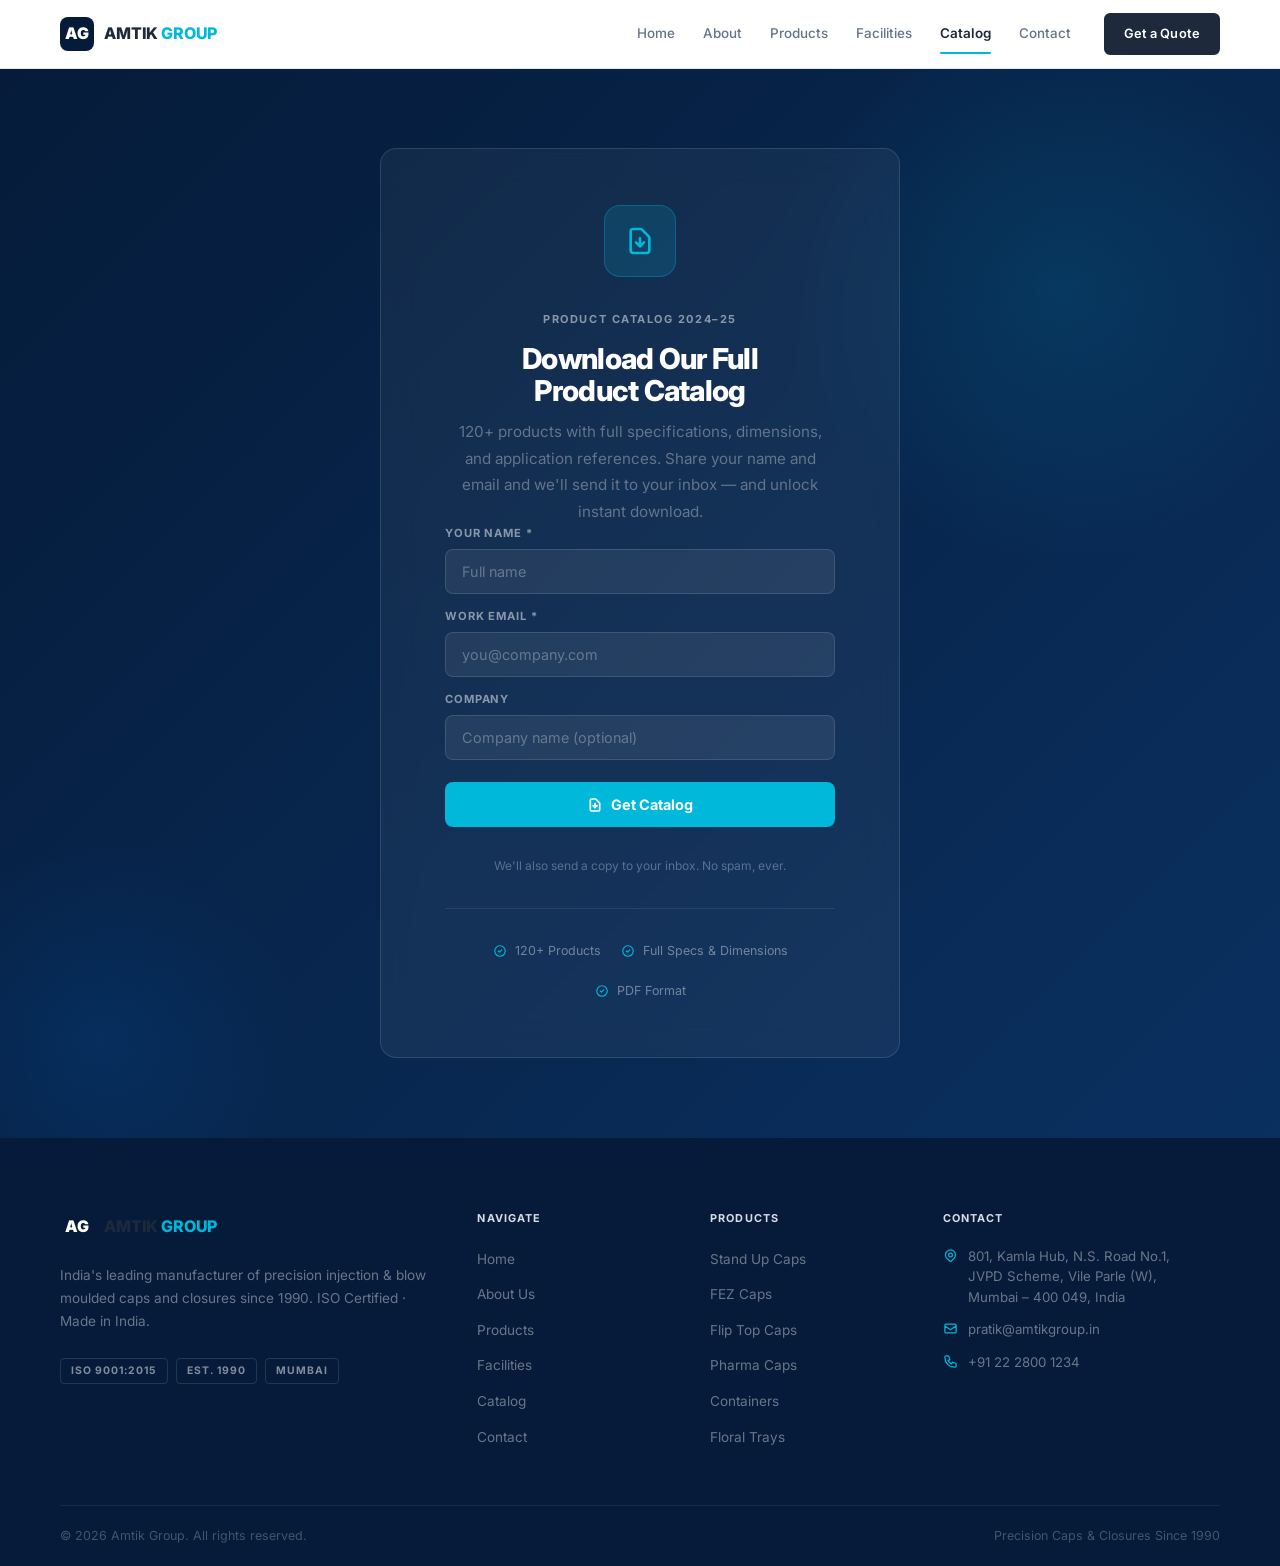
<file: catalog.html>
<!DOCTYPE html>
<html lang="en">
<head>
  <meta charset="UTF-8">
  <meta name="viewport" content="width=device-width, initial-scale=1.0">
  <title>Product Catalog — Amtik Group</title>
  <meta name="description" content="Download the Amtik Group product catalog — complete specifications for our range of plastic caps and closures.">
  <link rel="stylesheet" href="style.css">
  <style>
    .catalog-gate {
      min-height: 100vh; display: flex; align-items: center; justify-content: center;
      background: linear-gradient(135deg, var(--navy) 0%, #0A3060 100%);
      padding: 80px 24px; margin-top: 68px;
      position: relative; overflow: hidden;
    }
    .catalog-gate::before {
      content: ''; position: absolute; right: -80px; top: -80px;
      width: 600px; height: 600px; border-radius: 50%;
      background: radial-gradient(circle, rgba(0,184,217,.12), transparent 65%);
    }
    .catalog-gate::after {
      content: ''; position: absolute; left: -100px; bottom: -100px;
      width: 400px; height: 400px; border-radius: 50%;
      background: radial-gradient(circle, rgba(0,82,165,.2), transparent 70%);
    }
    .catalog-card {
      background: rgba(255,255,255,.05); border: 1px solid rgba(255,255,255,.12);
      border-radius: 16px; padding: 56px 64px; max-width: 520px; width: 100%;
      backdrop-filter: blur(16px); position: relative; z-index: 1;
      text-align: center;
    }
    .catalog-icon {
      width: 72px; height: 72px; border-radius: 16px; background: rgba(0,184,217,.15);
      border: 1px solid rgba(0,184,217,.3); display: flex; align-items: center; justify-content: center;
      margin: 0 auto 28px;
    }
    .catalog-icon svg { width: 32px; height: 32px; color: var(--cyan); }
    .catalog-card h2 { color: #fff; margin-bottom: 12px; font-size: 1.8rem; }
    .catalog-card > p { color: rgba(255,255,255,.55); font-size: .9rem; margin-bottom: 36px; line-height: 1.7; }
    .catalog-form { display: flex; flex-direction: column; gap: 14px; text-align: left; }
    .catalog-form label { font-size: .7rem; font-weight: 700; letter-spacing: .08em; text-transform: uppercase; color: rgba(255,255,255,.5); display: block; margin-bottom: 6px; }
    .catalog-form input {
      width: 100%; padding: 13px 16px;
      background: rgba(255,255,255,.07); border: 1.5px solid rgba(255,255,255,.12); border-radius: 8px;
      font-family: inherit; font-size: .9rem; color: #fff; outline: none;
      transition: border-color .2s, background .2s;
    }
    .catalog-form input::placeholder { color: rgba(255,255,255,.3); }
    .catalog-form input:focus { border-color: var(--cyan); background: rgba(255,255,255,.1); }
    .catalog-submit {
      width: 100%; padding: 14px; border: none; border-radius: 8px;
      background: var(--cyan); color: #fff; font-family: inherit;
      font-size: .9rem; font-weight: 700; cursor: pointer;
      transition: background .2s, transform .15s;
      display: flex; align-items: center; justify-content: center; gap: 8px;
      margin-top: 8px;
    }
    .catalog-submit:hover { background: #00a4c2; transform: translateY(-1px); }
    .catalog-submit svg { width: 16px; height: 16px; }
    .catalog-note { font-size: .75rem; color: rgba(255,255,255,.3); text-align: center; margin-top: 14px; }
    .catalog-success {
      display: none; flex-direction: column; align-items: center; text-align: center; gap: 20px;
    }
    .catalog-success-icon {
      width: 72px; height: 72px; border-radius: 50%; background: rgba(52,199,89,.15);
      border: 2px solid rgba(52,199,89,.4); display: flex; align-items: center; justify-content: center;
    }
    .catalog-success-icon svg { width: 32px; height: 32px; color: #34C759; }
    .catalog-success h3 { color: #fff; font-size: 1.5rem; }
    .catalog-success p { color: rgba(255,255,255,.55); font-size: .88rem; line-height: 1.65; }
    .catalog-dl-btn {
      display: inline-flex; align-items: center; gap: 10px;
      background: var(--cyan); color: #fff; padding: 14px 28px; border-radius: 8px;
      font-weight: 700; font-size: .9rem; transition: background .2s;
    }
    .catalog-dl-btn:hover { background: #00a4c2; }
    .catalog-dl-btn svg { width: 16px; height: 16px; }
    .catalog-features {
      display: flex; gap: 20px; justify-content: center; flex-wrap: wrap;
      margin-top: 32px; padding-top: 32px; border-top: 1px solid rgba(255,255,255,.08);
    }
    .cf { display: flex; align-items: center; gap: 8px; font-size: .78rem; color: rgba(255,255,255,.4); }
    .cf svg { width: 14px; height: 14px; color: var(--cyan); }
  </style>
</head>
<body>

  <div id="nav-mount"></div>

  <div class="catalog-gate">
    <div class="catalog-card">

      <!-- Gate form -->
      <div id="catalogGate">
        <div class="catalog-icon">
          <svg xmlns="http://www.w3.org/2000/svg" fill="none" viewBox="0 0 24 24" stroke="currentColor" stroke-width="2"><path stroke-linecap="round" stroke-linejoin="round" d="M12 10v6m0 0l-3-3m3 3l3-3m2 8H7a2 2 0 01-2-2V5a2 2 0 012-2h5.586a1 1 0 01.707.293l5.414 5.414a1 1 0 01.293.707V19a2 2 0 01-2 2z"/></svg>
        </div>
        <span class="eyebrow" style="color:rgba(255,255,255,.5);">Product Catalog 2024–25</span>
        <h2>Download Our Full<br>Product Catalog</h2>
        <p>120+ products with full specifications, dimensions, and application references. Share your name and email and we'll send it to your inbox — and unlock instant download.</p>

        <form class="catalog-form" id="catalogForm" action="https://formsubmit.co/pratik@amtikgroup.in" method="POST">
          <input type="hidden" name="_subject" value="Catalog Download Request — Amtik Group Website">
          <input type="hidden" name="_next" value="catalog.html?downloaded=true">
          <input type="hidden" name="_captcha" value="false">
          <input type="text" name="_honey" style="display:none">

          <div>
            <label for="cat_name">Your Name *</label>
            <input type="text" id="cat_name" name="name" placeholder="Full name" required>
          </div>
          <div>
            <label for="cat_email">Work Email *</label>
            <input type="email" id="cat_email" name="email" placeholder="you@company.com" required>
          </div>
          <div>
            <label for="cat_company">Company</label>
            <input type="text" id="cat_company" name="company" placeholder="Company name (optional)">
          </div>
          <input type="hidden" name="request_type" value="Catalog Download">

          <button type="submit" class="catalog-submit">
            <svg xmlns="http://www.w3.org/2000/svg" fill="none" viewBox="0 0 24 24" stroke="currentColor" stroke-width="2.5"><path stroke-linecap="round" stroke-linejoin="round" d="M12 10v6m0 0l-3-3m3 3l3-3m2 8H7a2 2 0 01-2-2V5a2 2 0 012-2h5.586a1 1 0 01.707.293l5.414 5.414a1 1 0 01.293.707V19a2 2 0 01-2 2z"/></svg>
            Get Catalog
          </button>
          <p class="catalog-note">We'll also send a copy to your inbox. No spam, ever.</p>
        </form>

        <div class="catalog-features">
          <div class="cf">
            <svg xmlns="http://www.w3.org/2000/svg" fill="none" viewBox="0 0 24 24" stroke="currentColor" stroke-width="2"><path stroke-linecap="round" stroke-linejoin="round" d="M9 12l2 2 4-4m6 2a9 9 0 11-18 0 9 9 0 0118 0z"/></svg>
            120+ Products
          </div>
          <div class="cf">
            <svg xmlns="http://www.w3.org/2000/svg" fill="none" viewBox="0 0 24 24" stroke="currentColor" stroke-width="2"><path stroke-linecap="round" stroke-linejoin="round" d="M9 12l2 2 4-4m6 2a9 9 0 11-18 0 9 9 0 0118 0z"/></svg>
            Full Specs &amp; Dimensions
          </div>
          <div class="cf">
            <svg xmlns="http://www.w3.org/2000/svg" fill="none" viewBox="0 0 24 24" stroke="currentColor" stroke-width="2"><path stroke-linecap="round" stroke-linejoin="round" d="M9 12l2 2 4-4m6 2a9 9 0 11-18 0 9 9 0 0118 0z"/></svg>
            PDF Format
          </div>
        </div>
      </div>

      <!-- Success state (shown after URL param) -->
      <div class="catalog-success" id="catalogSuccess">
        <div class="catalog-success-icon">
          <svg xmlns="http://www.w3.org/2000/svg" fill="none" viewBox="0 0 24 24" stroke="currentColor" stroke-width="2.5"><path stroke-linecap="round" stroke-linejoin="round" d="M9 12l2 2 4-4m6 2a9 9 0 11-18 0 9 9 0 0118 0z"/></svg>
        </div>
        <div>
          <span class="eyebrow" style="color:rgba(255,255,255,.5);">Request Received</span>
          <h3>We're sending it to your inbox!</h3>
          <p>Check your email shortly for the Amtik Group Product Catalog 2024–25. In the meantime, explore our product range or get in touch with our sales team.</p>
        </div>
        <div style="display:flex;flex-direction:column;gap:12px;width:100%;">
          <a href="products.html" class="catalog-dl-btn">
            <svg xmlns="http://www.w3.org/2000/svg" fill="none" viewBox="0 0 24 24" stroke="currentColor" stroke-width="2.5"><path stroke-linecap="round" stroke-linejoin="round" d="M4 6h16M4 10h16M4 14h16M4 18h16"/></svg>
            Browse All Products
          </a>
          <a href="contact.html" class="btn btn-outline" style="justify-content:center;">Contact Sales Team</a>
        </div>
      </div>

    </div>
  </div>

  <div id="footer-mount"></div>
  <script src="components.js"></script>
  <script src="main.js"></script>
  <script>
    (function () {
      const p = new URLSearchParams(location.search);
      if (p.get('downloaded') === 'true') {
        document.getElementById('catalogGate').style.display = 'none';
        const s = document.getElementById('catalogSuccess');
        s.style.display = 'flex';
        setTimeout(() => s.style.opacity = '1', 50);
      }
    })();
  </script>
</body>
</html>
</file>
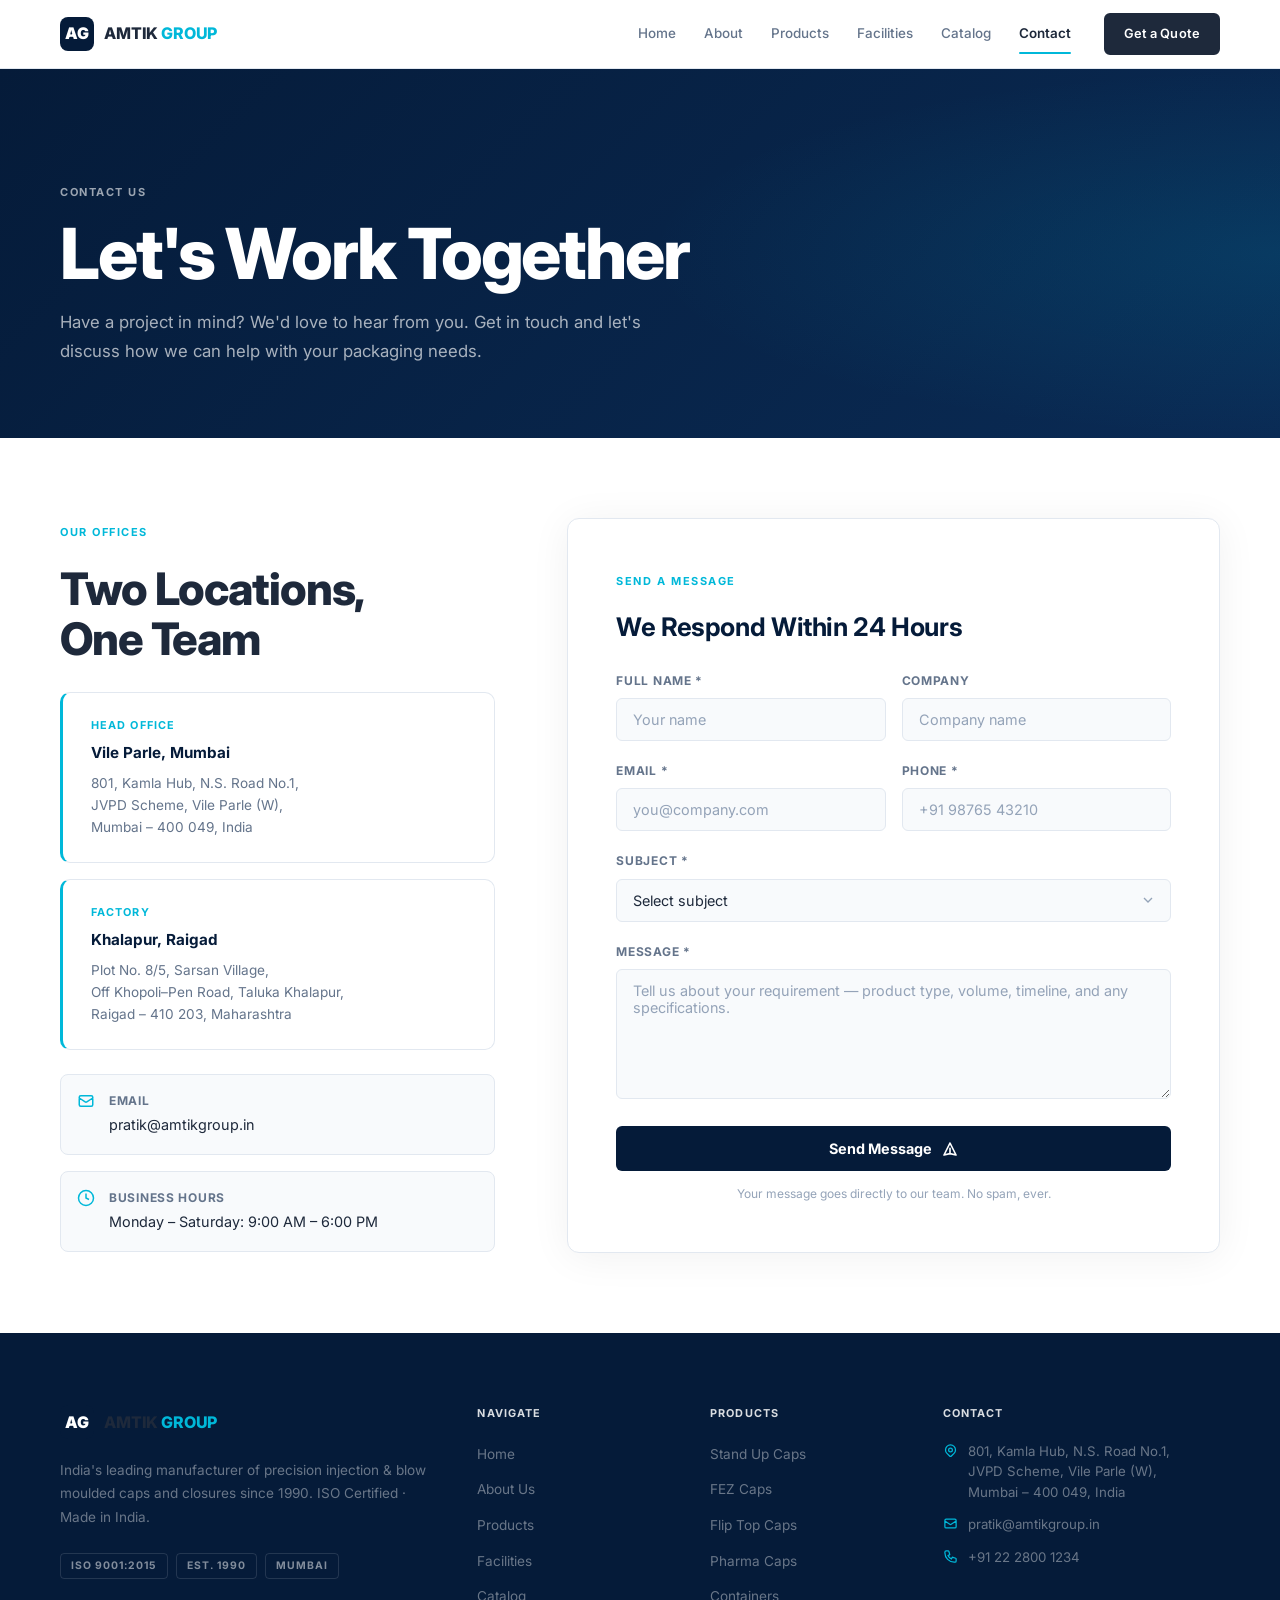
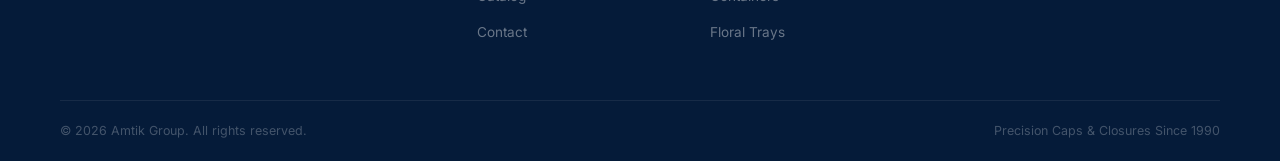
<file: contact.html>
<!DOCTYPE html>
<html lang="en">
<head>
  <meta charset="UTF-8">
  <meta name="viewport" content="width=device-width, initial-scale=1.0">
  <title>Contact — Amtik Group</title>
  <meta name="description" content="Get in touch with Amtik Group. Head office in Vile Parle, Mumbai. Factory in Khalapur, Raigad. Email: pratik@amtikgroup.in">
  <link rel="stylesheet" href="style.css">
</head>
<body>

  <div id="nav-mount"></div>

  <div class="page-header">
    <div class="container page-header-inner">
      <span class="eyebrow eyebrow-white">Contact Us</span>
      <h1>Let's Work Together</h1>
      <p>Have a project in mind? We'd love to hear from you. Get in touch and let's discuss how we can help with your packaging needs.</p>
    </div>
  </div>

  <section style="background:#fff; padding:80px 0;">
    <div class="container">

      <div id="form-success" style="display:none;opacity:0;align-items:center;gap:16px;background:#E8F8EC;border:1.5px solid #34C759;border-radius:10px;padding:20px 28px;margin-bottom:40px;transition:opacity .4s;">
        <svg xmlns="http://www.w3.org/2000/svg" fill="none" viewBox="0 0 24 24" stroke="#34C759" stroke-width="2.5" style="width:24px;height:24px;flex-shrink:0;"><path stroke-linecap="round" stroke-linejoin="round" d="M9 12l2 2 4-4m6 2a9 9 0 11-18 0 9 9 0 0118 0z"/></svg>
        <div>
          <strong style="color:#1A5C27;display:block;margin-bottom:2px;">Message sent!</strong>
          <span style="font-size:.88rem;color:#2D7A3A;">Thank you — we'll get back to you within 24 hours.</span>
        </div>
      </div>

      <div class="contact-grid">

        <!-- LEFT -->
        <div data-reveal>
          <span class="eyebrow">Our Offices</span>
          <h2 style="margin-top:8px;margin-bottom:28px;">Two Locations,<br>One Team</h2>

          <div class="contact-offices">
            <div class="office-card">
              <div class="office-type">Head Office</div>
              <div class="office-name">Vile Parle, Mumbai</div>
              <div class="office-addr">801, Kamla Hub, N.S. Road No.1,<br>JVPD Scheme, Vile Parle (W),<br>Mumbai – 400 049, India</div>
            </div>
            <div class="office-card">
              <div class="office-type">Factory</div>
              <div class="office-name">Khalapur, Raigad</div>
              <div class="office-addr">Plot No. 8/5, Sarsan Village,<br>Off Khopoli–Pen Road, Taluka Khalapur,<br>Raigad – 410 203, Maharashtra</div>
            </div>
          </div>

          <div class="contact-info-list" style="margin-top:24px;">
            <div class="contact-info-item">
              <svg xmlns="http://www.w3.org/2000/svg" fill="none" viewBox="0 0 24 24" stroke="currentColor" stroke-width="2"><path stroke-linecap="round" stroke-linejoin="round" d="M3 8l7.89 5.26a2 2 0 002.22 0L21 8M5 19h14a2 2 0 002-2V7a2 2 0 00-2-2H5a2 2 0 00-2 2v10a2 2 0 002 2z"/></svg>
              <div><strong>Email</strong><a href="mailto:pratik@amtikgroup.in">pratik@amtikgroup.in</a></div>
            </div>
            <div class="contact-info-item">
              <svg xmlns="http://www.w3.org/2000/svg" fill="none" viewBox="0 0 24 24" stroke="currentColor" stroke-width="2"><circle cx="12" cy="12" r="10"/><polyline points="12 6 12 12 16 14"/></svg>
              <div><strong>Business Hours</strong><span>Monday – Saturday: 9:00 AM – 6:00 PM</span></div>
            </div>
          </div>
        </div>

        <!-- RIGHT: Form -->
        <div data-reveal>
          <div class="contact-form-box">
            <span class="eyebrow">Send a Message</span>
            <h3 style="margin-top:6px;margin-bottom:28px;color:var(--navy);">We Respond Within 24 Hours</h3>

            <form action="https://formsubmit.co/pratik@amtikgroup.in" method="POST">
              <input type="hidden" name="_subject" value="New Enquiry — Amtik Group Website">
              <input type="hidden" name="_next" value="contact.html?sent=true">
              <input type="hidden" name="_captcha" value="false">
              <input type="text" name="_honey" style="display:none">

              <div class="form-row">
                <div class="form-group">
                  <label for="name">Full Name *</label>
                  <input type="text" id="name" name="name" placeholder="Your name" required>
                </div>
                <div class="form-group">
                  <label for="company">Company</label>
                  <input type="text" id="company" name="company" placeholder="Company name">
                </div>
              </div>
              <div class="form-row">
                <div class="form-group">
                  <label for="email">Email *</label>
                  <input type="email" id="email" name="email" placeholder="you@company.com" required>
                </div>
                <div class="form-group">
                  <label for="phone">Phone *</label>
                  <input type="tel" id="phone" name="phone" placeholder="+91 98765 43210" required>
                </div>
              </div>
              <div class="form-group">
                <label for="subject">Subject *</label>
                <select id="subject" name="subject" required>
                  <option value="" disabled selected>Select subject</option>
                  <option>Request a Quote</option>
                  <option>Request a Sample</option>
                  <option>Custom Product Development</option>
                  <option>Schedule a Plant Visit</option>
                  <option>General Enquiry</option>
                </select>
              </div>
              <div class="form-group">
                <label for="message">Message *</label>
                <textarea id="message" name="message" placeholder="Tell us about your requirement — product type, volume, timeline, and any specifications." required></textarea>
              </div>
              <button type="submit" class="form-submit">
                Send Message
                <svg xmlns="http://www.w3.org/2000/svg" fill="none" viewBox="0 0 24 24" stroke="currentColor" stroke-width="2.5"><path stroke-linecap="round" stroke-linejoin="round" d="M12 19l9 2-9-18-9 18 9-2zm0 0v-8"/></svg>
              </button>
              <p class="form-note">Your message goes directly to our team. No spam, ever.</p>
            </form>
          </div>
        </div>

      </div>
    </div>
  </section>

  <div id="footer-mount"></div>
  <script src="components.js"></script>
  <script src="main.js"></script>
</body>
</html>
</file>
<file: style.css>
@import url('https://fonts.googleapis.com/css2?family=Inter:wght@300;400;500;600;700;800;900&display=swap');

*, *::before, *::after { box-sizing: border-box; margin: 0; padding: 0; }
html { scroll-behavior: smooth; }
body { font-family: 'Inter', system-ui, sans-serif; color: #1E293B; background: #fff; line-height: 1.6; -webkit-font-smoothing: antialiased; overflow-x: hidden; }
img { max-width: 100%; height: auto; display: block; }
a { text-decoration: none; color: inherit; }
ul { list-style: none; }
button { cursor: pointer; font-family: inherit; border: none; background: none; }

/* ─── TOKENS ─────────────────────────────────────────── */
:root {
  --navy:    #051B39;
  --navy2:   #0A2B55;
  --blue:    #0052A5;
  --cyan:    #00B8D9;
  --white:   #FFFFFF;
  --off:     #F8FAFC;
  --border:  #E2E8F0;
  --text:    #1E293B;
  --muted:   #64748B;
  --light:   #94A3B8;
  --max:     1280px;
  --ease:    cubic-bezier(.4,0,.2,1);
}

/* ─── LAYOUT ─────────────────────────────────────────── */
.container { max-width: var(--max); margin: 0 auto; padding: 0 60px; }
@media (max-width: 900px) { .container { padding: 0 24px; } }

/* ─── TYPOGRAPHY ─────────────────────────────────────── */
.eyebrow {
  display: inline-block;
  font-size: 11px; font-weight: 700; letter-spacing: .14em; text-transform: uppercase;
  color: var(--cyan); margin-bottom: 14px;
}
.eyebrow-white { color: rgba(255,255,255,.6); }

h1 { font-size: clamp(2.8rem,5.5vw,5rem); font-weight: 800; line-height: 1.08; letter-spacing: -.03em; }
h2 { font-size: clamp(2rem,3.5vw,3rem); font-weight: 800; line-height: 1.12; letter-spacing: -.025em; }
h3 { font-size: clamp(1.25rem,2vw,1.6rem); font-weight: 700; line-height: 1.25; letter-spacing: -.015em; }
h4 { font-size: 1rem; font-weight: 700; line-height: 1.3; }
p { font-size: .95rem; line-height: 1.75; color: var(--muted); }

/* ─── BUTTONS ─────────────────────────────────────────── */
.btn {
  display: inline-flex; align-items: center; gap: 8px;
  font-size: .875rem; font-weight: 600; letter-spacing: .01em;
  padding: 13px 26px; border-radius: 6px;
  transition: all .2s var(--ease); cursor: pointer; white-space: nowrap;
  border: 2px solid transparent;
}
.btn svg { width: 15px; height: 15px; flex-shrink: 0; transition: transform .2s var(--ease); }
.btn:hover svg { transform: translateX(3px); }

.btn-primary   { background: var(--cyan); color: #fff; border-color: var(--cyan); }
.btn-primary:hover { background: #00a4c2; border-color: #00a4c2; box-shadow: 0 6px 20px rgba(0,184,217,.35); transform: translateY(-1px); }
.btn-dark      { background: var(--navy); color: #fff; border-color: var(--navy); }
.btn-dark:hover { background: var(--navy2); border-color: var(--navy2); transform: translateY(-1px); }
.btn-outline   { background: transparent; color: #fff; border-color: rgba(255,255,255,.45); }
.btn-outline:hover { background: rgba(255,255,255,.1); border-color: rgba(255,255,255,.8); }
.btn-outline-dark { background: transparent; color: var(--navy); border-color: var(--navy); }
.btn-outline-dark:hover { background: var(--navy); color: #fff; }
.btn-lg { padding: 15px 32px; font-size: .95rem; }
.btn-sm { padding: 9px 18px; font-size: .8rem; }

/* ─── NAVBAR ─────────────────────────────────────────── */
.nav {
  position: fixed; top: 0; left: 0; right: 0; z-index: 900;
  background: rgba(255,255,255,.97); backdrop-filter: blur(12px);
  border-bottom: 1px solid var(--border);
  transition: box-shadow .3s var(--ease);
}
.nav.scrolled { box-shadow: 0 2px 24px rgba(0,0,0,.07); }
.nav-inner {
  display: flex; align-items: center; gap: 0;
  max-width: var(--max); margin: 0 auto; padding: 0 60px;
  height: 68px;
}
@media (max-width: 900px) { .nav-inner { padding: 0 24px; height: 60px; } }
.nav-logo { display: flex; align-items: center; gap: 10px; flex-shrink: 0; margin-right: auto; }
.nav-logo-mark {
  width: 34px; height: 34px; border-radius: 8px;
  background: var(--navy); color: #fff;
  font-size: 1rem; font-weight: 900; letter-spacing: -.03em;
  display: flex; align-items: center; justify-content: center;
}
.nav-logo-text { font-size: 1rem; font-weight: 800; color: var(--text); letter-spacing: -.01em; }
.nav-logo-text span { color: var(--cyan); }
.nav-links { display: flex; align-items: center; gap: 2px; }
.nav-link {
  padding: 8px 13px; font-size: .84rem; font-weight: 500; color: var(--muted);
  border-radius: 6px; transition: all .2s var(--ease); position: relative; white-space: nowrap;
}
.nav-link:hover { color: var(--text); background: rgba(0,0,0,.04); }
.nav-link.active { color: var(--text); font-weight: 600; }
.nav-link.active::after {
  content: ''; position: absolute; bottom: -1px; left: 13px; right: 13px;
  height: 2px; background: var(--cyan); border-radius: 2px;
}
.btn-nav-cta { background: var(--text); color: #fff; border-color: var(--text); margin-left: 20px; }
.nav-cta-mobile { display: none !important; }
.btn-nav-cta:hover { background: var(--navy2); border-color: var(--navy2); transform: translateY(-1px); }
.nav-cta { flex-shrink: 0; }
.hamburger { display: none; flex-direction: column; gap: 5px; padding: 6px; margin-left: 12px; }
.hamburger span { width: 22px; height: 2px; background: var(--text); border-radius: 2px; transition: all .25s; display: block; }
.hamburger.open span:nth-child(1) { transform: rotate(45deg) translate(4px,4px); }
.hamburger.open span:nth-child(2) { opacity: 0; }
.hamburger.open span:nth-child(3) { transform: rotate(-45deg) translate(4px,-4px); }

/* ─── PAGE HEADER BAND ────────────────────────────────── */
.page-header {
  background: linear-gradient(135deg, var(--navy) 0%, var(--navy2) 100%);
  padding: 110px 0 72px; margin-top: 68px;
  position: relative; overflow: hidden;
}
.page-header::before {
  content: ''; position: absolute; right: 0; top: 0; bottom: 0; width: 50%;
  background: radial-gradient(ellipse at right center, rgba(0,184,217,.12) 0%, transparent 70%);
}
.page-header-inner { position: relative; z-index: 1; }
.page-header h1 { color: #fff; max-width: 720px; }
.page-header p { color: rgba(255,255,255,.65); max-width: 600px; margin-top: 16px; font-size: 1.05rem; }

/* Prevent global section padding bleeding into hero/brands */
.hero-pm, .brands-pm { padding: 0; }

/* ─── HOME HERO ────────────────────────────────────────── */
.hero {
  position: relative; min-height: 100vh; display: flex; align-items: center;
  margin-top: 68px; overflow: hidden;
}
.hero-img { position: absolute; inset: 0; z-index: 0; }
.hero-img img { width: 100%; height: 100%; object-fit: cover; object-position: center; }
.hero-img::after {
  content: ''; position: absolute; inset: 0;
  background: linear-gradient(105deg, rgba(5,27,57,.93) 0%, rgba(5,27,57,.75) 55%, rgba(5,27,57,.45) 100%);
}
.hero-content { position: relative; z-index: 1; max-width: 700px; padding: 80px 0; }
.hero-content h1 { color: #fff; margin-bottom: 24px; }
.hero-content h1 em { font-style: normal; color: var(--cyan); }
.hero-sub { font-size: 1.05rem; color: rgba(255,255,255,.75); max-width: 520px; margin-bottom: 40px; line-height: 1.8; }
.hero-actions { display: flex; gap: 14px; flex-wrap: wrap; }
.hero-scroll {
  position: absolute; bottom: 36px; left: 50%; transform: translateX(-50%);
  display: flex; flex-direction: column; align-items: center; gap: 8px; z-index: 1;
}
.hero-scroll span { font-size: .68rem; letter-spacing: .12em; text-transform: uppercase; color: rgba(255,255,255,.4); }
.scroll-bar { width: 1px; height: 48px; background: rgba(255,255,255,.2); position: relative; overflow: hidden; }
.scroll-bar::after { content: ''; position: absolute; top: 0; left: 0; width: 100%; height: 40%; background: #fff; animation: sb 1.8s ease-in-out infinite; }
@keyframes sb { 0%{top:-40%} 100%{top:140%} }

/* ─── STATS ───────────────────────────────────────────── */
.stats { background: var(--navy); }
.stats-row {
  display: grid; grid-template-columns: repeat(4,1fr);
  border-left: 1px solid rgba(255,255,255,.07);
}
.stat {
  padding: 44px 36px; border-right: 1px solid rgba(255,255,255,.07);
  position: relative;
}
.stat::after {
  content: ''; position: absolute; bottom: 0; left: 0; right: 0;
  height: 2px; background: var(--cyan); transform: scaleX(0); transform-origin: left;
  transition: transform .5s var(--ease);
}
.stat.visible::after { transform: scaleX(1); }
.stat-num { font-size: clamp(2.5rem,4vw,3.5rem); font-weight: 900; color: #fff; line-height: 1; display: flex; align-items: baseline; gap: 2px; }
.stat-num sup { font-size: 55%; color: var(--cyan); font-weight: 800; }
.stat-label { font-size: .75rem; font-weight: 600; letter-spacing: .08em; text-transform: uppercase; color: rgba(255,255,255,.4); margin-top: 10px; }

/* ─── SECTIONS ─────────────────────────────────────────── */
section { padding: 96px 0; }
.section-header { margin-bottom: 56px; }
.section-header.center { text-align: center; }
.section-header h2 { margin-top: 8px; }
.section-header p { margin-top: 16px; max-width: 560px; }
.section-header.center p { margin: 16px auto 0; }

/* ─── ABOUT STRIP (Home) ──────────────────────────────── */
.about-home { background: var(--off); }
.about-home-grid { display: grid; grid-template-columns: 1fr 1fr; gap: 80px; align-items: center; }
.about-home-image { position: relative; }
.about-home-image img { width: 100%; aspect-ratio: 3/4; object-fit: cover; border-radius: 12px; }
.about-home-badge {
  position: absolute; bottom: 32px; right: -24px;
  background: #fff; border-radius: 10px; padding: 20px 24px;
  box-shadow: 0 20px 60px rgba(0,0,0,.15);
  border-left: 4px solid var(--cyan);
  display: flex; gap: 20px; align-items: center;
}
.badge-stat { text-align: center; }
.badge-stat .num { font-size: 2rem; font-weight: 900; color: var(--navy); line-height: 1; }
.badge-stat .lbl { font-size: .65rem; font-weight: 700; letter-spacing: .08em; text-transform: uppercase; color: var(--muted); margin-top: 2px; }
.badge-divider { width: 1px; height: 40px; background: var(--border); }
.about-home-text h2 { margin-bottom: 20px; }
.about-home-text p { margin-bottom: 14px; }
.check-list { margin: 28px 0 36px; display: flex; flex-direction: column; gap: 12px; }
.check-list li { display: flex; align-items: flex-start; gap: 10px; font-size: .9rem; font-weight: 500; color: var(--text); }
.check-icon { width: 20px; height: 20px; border-radius: 50%; background: var(--cyan); flex-shrink: 0; display: flex; align-items: center; justify-content: center; margin-top: 1px; }
.check-icon svg { width: 10px; height: 10px; }

/* ─── INDUSTRIES ──────────────────────────────────────── */
.industries { background: #fff; }
.ind-grid { display: grid; grid-template-columns: repeat(6,1fr); gap: 0; border: 1px solid var(--border); border-radius: 12px; overflow: hidden; margin-top: 48px; }
.ind-cell {
  padding: 36px 20px; text-align: center; border-right: 1px solid var(--border);
  cursor: default; transition: background .2s var(--ease); position: relative; overflow: hidden;
}
.ind-cell:last-child { border-right: none; }
.ind-cell::after { content: ''; position: absolute; top: 0; left: 0; right: 0; height: 3px; background: var(--cyan); transform: scaleX(0); transition: transform .25s var(--ease); }
.ind-cell:hover { background: #F0FBFF; }
.ind-cell:hover::after { transform: scaleX(1); }
.ind-icon { font-size: 2rem; margin-bottom: 12px; }
.ind-name { font-size: .72rem; font-weight: 700; letter-spacing: .07em; text-transform: uppercase; color: var(--navy); }

/* ─── PRODUCTS GRID ───────────────────────────────────── */
.products-home { background: var(--off); }
.prod-grid { display: grid; grid-template-columns: repeat(3,1fr); gap: 1px; background: var(--border); border: 1px solid var(--border); border-radius: 12px; overflow: hidden; }
.prod-card {
  background: #fff; overflow: hidden;
  transition: box-shadow .25s var(--ease);
  display: flex; flex-direction: column;
}
.prod-card:hover { box-shadow: inset 0 0 0 2px var(--cyan); }
.prod-card-img { aspect-ratio: 4/3; overflow: hidden; position: relative; }
.prod-card-img img { width: 100%; height: 100%; object-fit: cover; transition: transform .5s var(--ease); }
.prod-card:hover .prod-card-img img { transform: scale(1.05); }
.prod-card-img-placeholder { aspect-ratio: 4/3; display: flex; align-items: center; justify-content: center; }
.prod-card-body { padding: 28px; flex: 1; display: flex; flex-direction: column; }
.prod-card-tag { font-size: .68rem; font-weight: 700; letter-spacing: .1em; text-transform: uppercase; color: var(--cyan); margin-bottom: 8px; }
.prod-card-name { font-size: 1.15rem; font-weight: 800; color: var(--navy); margin-bottom: 10px; letter-spacing: -.015em; }
.prod-card-desc { font-size: .85rem; color: var(--muted); line-height: 1.65; flex: 1; }
.prod-card-footer { display: flex; justify-content: space-between; align-items: center; margin-top: 20px; padding-top: 16px; border-top: 1px solid var(--border); }
.prod-card-apps { font-size: .75rem; color: var(--light); font-weight: 500; }
.prod-card-link { font-size: .78rem; font-weight: 700; color: var(--blue); display: flex; align-items: center; gap: 4px; transition: color .2s; }
.prod-card-link svg { width: 12px; height: 12px; }
.prod-card:hover .prod-card-link { color: var(--cyan); }
.prod-header { display: flex; justify-content: space-between; align-items: flex-end; margin-bottom: 48px; flex-wrap: wrap; gap: 20px; }

/* ─── WHY CARDS (4-col icon grid) ───────────────────── */
.why-cards { display: grid; grid-template-columns: repeat(4,1fr); gap: 1px; background: var(--border); border: 1px solid var(--border); border-radius: 12px; overflow: hidden; margin-top: 48px; }
.why-card { background: #fff; padding: 36px 28px; position: relative; transition: background .2s var(--ease); }
.why-card::after { content: ''; position: absolute; top: 0; left: 0; right: 0; height: 3px; background: var(--cyan); transform: scaleX(0); transition: transform .3s var(--ease); }
.why-card:hover { background: #F0FBFF; }
.why-card:hover::after { transform: scaleX(1); }
.why-card-icon { width: 48px; height: 48px; border-radius: 12px; background: #E8F8FC; display: flex; align-items: center; justify-content: center; margin-bottom: 20px; }
.why-card-icon svg { width: 22px; height: 22px; color: var(--cyan); }
.why-card h4 { color: var(--navy); margin-bottom: 10px; font-size: .95rem; }
.why-card p { font-size: .83rem; color: var(--muted); line-height: 1.65; }
@media (max-width: 1024px) { .why-cards { grid-template-columns: repeat(2,1fr); } }
@media (max-width: 768px) { .why-cards { grid-template-columns: 1fr; } }

/* ─── WHY US ──────────────────────────────────────────── */
.why { background: #fff; }
.why-inner { display: grid; grid-template-columns: 1fr 1fr; }
.why-left { background: var(--navy); padding: 80px 64px; }
.why-right { background: var(--off); padding: 80px 64px; }
.why-left h2 { color: #fff; margin-bottom: 16px; margin-top: 8px; }
.why-left > p { color: rgba(255,255,255,.6); margin-bottom: 48px; }
.why-points { display: flex; flex-direction: column; gap: 0; }
.why-pt {
  display: flex; gap: 20px; padding: 24px 0;
  border-top: 1px solid rgba(255,255,255,.07);
}
.why-pt:last-child { border-bottom: 1px solid rgba(255,255,255,.07); }
.why-pt-num { font-size: 2.2rem; font-weight: 900; color: var(--cyan); line-height: 1; flex-shrink: 0; width: 40px; opacity: .6; }
.why-pt h4 { color: #fff; margin-bottom: 4px; font-size: .9rem; }
.why-pt p { font-size: .82rem; color: rgba(255,255,255,.5); }
.strength-list { display: flex; flex-direction: column; gap: 0; }
.strength {
  display: flex; gap: 16px; align-items: flex-start;
  padding: 24px 0; border-bottom: 1px solid var(--border);
}
.strength:first-child { border-top: 1px solid var(--border); }
.strength-icon { width: 44px; height: 44px; border-radius: 10px; background: #E8F8FC; display: flex; align-items: center; justify-content: center; flex-shrink: 0; }
.strength-icon svg { width: 20px; height: 20px; color: var(--cyan); }
.strength h4 { color: var(--navy); margin-bottom: 4px; font-size: .9rem; }
.strength p { font-size: .82rem; }
.why-right h2 { margin-bottom: 32px; margin-top: 8px; }

/* ─── CLIENTS ─────────────────────────────────────────── */
.clients { background: var(--off); overflow: hidden; }
.marquee-wrap { overflow: hidden; position: relative; padding: 8px 0; }
.marquee-wrap::before, .marquee-wrap::after {
  content: ''; position: absolute; top: 0; bottom: 0; width: 120px; z-index: 2; pointer-events: none;
}
.marquee-wrap::before { left: 0; background: linear-gradient(to right, var(--off), transparent); }
.marquee-wrap::after  { right: 0; background: linear-gradient(to left, var(--off), transparent); }
.marquee-track { display: flex; gap: 12px; width: max-content; animation: marquee 28s linear infinite; }
.marquee-track.rev { animation-direction: reverse; animation-duration: 32s; }
@keyframes marquee { from { transform: translateX(0) } to { transform: translateX(-50%) } }
.client-pill {
  flex-shrink: 0; padding: 12px 24px;
  background: #fff; border: 1px solid var(--border); border-radius: 6px;
  font-size: .83rem; font-weight: 700; color: var(--muted);
  white-space: nowrap; transition: all .2s;
}
.client-pill:hover { border-color: var(--cyan); color: var(--navy); }
.clients .section-header { margin-bottom: 40px; }

/* ─── CTA BANNER ──────────────────────────────────────── */
.cta-band {
  background: linear-gradient(135deg, var(--navy) 0%, #0A3060 100%);
  position: relative; overflow: hidden;
}
.cta-band::before {
  content: ''; position: absolute; right: -100px; top: -100px;
  width: 500px; height: 500px; border-radius: 50%;
  background: radial-gradient(circle, rgba(0,184,217,.15), transparent 70%);
}
.cta-band-inner { display: flex; align-items: center; justify-content: space-between; gap: 40px; flex-wrap: wrap; position: relative; z-index: 1; }
.cta-band-text h2 { color: #fff; margin-bottom: 12px; }
.cta-band-text p { color: rgba(255,255,255,.6); max-width: 500px; }
.cta-band-badges { display: flex; gap: 10px; flex-wrap: wrap; margin-top: 20px; }
.cta-badge { font-size: .68rem; font-weight: 700; letter-spacing: .08em; text-transform: uppercase; color: rgba(255,255,255,.6); border: 1px solid rgba(255,255,255,.15); border-radius: 4px; padding: 5px 10px; }
.cta-band-actions { display: flex; gap: 12px; flex-wrap: wrap; flex-shrink: 0; }

/* ─── ABOUT PAGE SPECIFIC ─────────────────────────────── */
.about-story { background: #fff; }
.two-col { display: grid; grid-template-columns: 1fr 1fr; gap: 80px; align-items: center; }
.two-col.flip { direction: rtl; }
.two-col.flip > * { direction: ltr; }
.rounded-img { width: 100%; border-radius: 12px; object-fit: cover; }
.about-badges { display: flex; gap: 0; margin-top: 48px; }
.about-badge-item { flex: 1; text-align: center; padding: 28px 16px; border-right: 1px solid var(--border); border-top: 1px solid var(--border); border-bottom: 1px solid var(--border); }
.about-badge-item:first-child { border-left: 1px solid var(--border); border-radius: 10px 0 0 10px; }
.about-badge-item:last-child { border-radius: 0 10px 10px 0; }
.about-badge-item .big-num { font-size: 2.8rem; font-weight: 900; color: var(--navy); line-height: 1; }
.about-badge-item .big-lbl { font-size: .7rem; font-weight: 700; letter-spacing: .08em; text-transform: uppercase; color: var(--muted); margin-top: 4px; }
.values-section { background: var(--navy); }
.values-section h2 { color: #fff; }
.values-section .eyebrow { color: rgba(255,255,255,.5); }
.val-grid { display: grid; grid-template-columns: repeat(4,1fr); gap: 1px; background: rgba(255,255,255,.07); border-radius: 10px; overflow: hidden; margin-top: 48px; }
.val-card { background: rgba(255,255,255,.04); padding: 36px 28px; transition: background .25s; }
.val-card:hover { background: rgba(255,255,255,.08); }
.val-num { font-size: 3rem; font-weight: 900; color: rgba(255,255,255,.08); line-height: 1; margin-bottom: 16px; }
.val-title { font-size: .95rem; font-weight: 700; color: #fff; margin-bottom: 8px; }
.val-desc { font-size: .83rem; color: rgba(255,255,255,.5); line-height: 1.65; }
.timeline-section { background: var(--off); }
.tl-grid { display: grid; grid-template-columns: 1fr 1.4fr; gap: 80px; align-items: start; }
.tl { position: relative; padding-left: 4px; }
.tl::before { content: ''; position: absolute; left: 20px; top: 10px; bottom: 0; width: 2px; background: var(--border); }
.tl-item { display: flex; gap: 28px; margin-bottom: 36px; position: relative; }
.tl-dot { width: 42px; height: 42px; border-radius: 50%; background: var(--navy); flex-shrink: 0; display: flex; align-items: center; justify-content: center; position: relative; z-index: 1; border: 3px solid var(--border); }
.tl-dot svg { width: 16px; height: 16px; color: var(--cyan); }
.tl-year { font-size: 1rem; font-weight: 800; color: var(--cyan); margin-bottom: 2px; }
.tl-title { font-size: .9rem; font-weight: 700; color: var(--navy); margin-bottom: 4px; }
.tl-desc { font-size: .82rem; color: var(--muted); line-height: 1.6; }
.team-roles { display: flex; flex-wrap: wrap; gap: 10px; margin-top: 24px; }
.team-role { padding: 8px 16px; background: #fff; border: 1px solid var(--border); border-radius: 6px; font-size: .8rem; font-weight: 600; color: var(--navy); transition: all .2s; }
.team-role:hover { border-color: var(--cyan); color: var(--cyan); }
.iso-section { background: var(--navy); }
.iso-section h2 { color: #fff; }
.iso-section .eyebrow { color: rgba(255,255,255,.5); }
.iso-section p { color: rgba(255,255,255,.6); }
.iso-grid { display: grid; grid-template-columns: 1fr 1fr; gap: 80px; align-items: center; }
.iso-list { margin-top: 28px; display: flex; flex-direction: column; gap: 14px; }
.iso-list li { display: flex; gap: 10px; font-size: .88rem; color: rgba(255,255,255,.65); }
.iso-list li::before { content: ''; width: 6px; height: 6px; border-radius: 50%; background: var(--cyan); flex-shrink: 0; margin-top: 7px; }
.iso-badge-card { background: rgba(255,255,255,.05); border: 1px solid rgba(255,255,255,.1); border-radius: 12px; padding: 48px; text-align: center; }
.iso-badge-big { font-size: 5rem; font-weight: 900; color: var(--cyan); line-height: 1; }
.iso-sub { font-size: 1.2rem; font-weight: 700; color: rgba(255,255,255,.6); margin-top: 4px; }
.iso-tags { display: flex; flex-direction: column; gap: 12px; margin-top: 32px; }
.iso-tag { background: rgba(0,184,217,.1); border: 1px solid rgba(0,184,217,.2); border-radius: 6px; padding: 12px 16px; display: flex; align-items: center; gap: 10px; font-size: .85rem; color: rgba(255,255,255,.7); font-weight: 500; }
.iso-tag svg { width: 16px; height: 16px; color: var(--cyan); flex-shrink: 0; }

/* ─── PRODUCTS PAGE ────────────────────────────────────── */
.filter-bar { background: #fff; border-bottom: 1px solid var(--border); position: sticky; top: 68px; z-index: 100; }
.filter-inner { display: flex; gap: 8px; padding: 16px 60px; flex-wrap: wrap; }
@media (max-width: 900px) { .filter-inner { padding: 12px 24px; } }
.filter-btn {
  padding: 8px 16px; border-radius: 6px; border: 1px solid var(--border);
  font-size: .78rem; font-weight: 700; letter-spacing: .05em; text-transform: uppercase;
  color: var(--muted); background: #fff; cursor: pointer; transition: all .2s;
}
.filter-btn.active, .filter-btn:hover { background: var(--navy); color: #fff; border-color: var(--navy); }
.all-products { background: #fff; padding: 64px 0; }
.prod-full-grid { display: grid; grid-template-columns: repeat(3,1fr); gap: 1px; background: var(--border); border: 1px solid var(--border); border-radius: 12px; overflow: hidden; }
.prod-item {
  background: #fff; display: flex; flex-direction: column; overflow: hidden;
  transition: transform .25s var(--ease), box-shadow .25s var(--ease);
}
.prod-item.hidden { display: none; }
.prod-item-img { aspect-ratio: 4/3; overflow: hidden; }
.prod-item-img img { width: 100%; height: 100%; object-fit: cover; transition: transform .5s var(--ease); }
.prod-item:hover .prod-item-img img { transform: scale(1.06); }
.prod-item-img-placeholder {
  aspect-ratio: 4/3;
  display: flex; align-items: center; justify-content: center;
  position: relative; overflow: hidden;
}
.prod-item-img-placeholder::before {
  content: ''; position: absolute; inset: 0;
  background-image: radial-gradient(circle, rgba(255,255,255,.08) 1px, transparent 1px);
  background-size: 20px 20px;
}
.prod-item-body { padding: 28px; flex: 1; display: flex; flex-direction: column; }
.prod-item-cat { font-size: .68rem; font-weight: 700; letter-spacing: .1em; text-transform: uppercase; color: var(--cyan); margin-bottom: 8px; }
.prod-item-name { font-size: 1.25rem; font-weight: 800; color: var(--navy); margin-bottom: 10px; letter-spacing: -.015em; }
.prod-item-desc { font-size: .85rem; color: var(--muted); line-height: 1.65; flex: 1; margin-bottom: 20px; }
.prod-item-apps { margin-bottom: 20px; }
.prod-item-apps-label { font-size: .68rem; font-weight: 700; letter-spacing: .08em; text-transform: uppercase; color: var(--light); margin-bottom: 8px; }
.prod-item-app-tags { display: flex; flex-wrap: wrap; gap: 6px; }
.prod-item-app-tag { font-size: .75rem; padding: 4px 10px; background: var(--off); border: 1px solid var(--border); border-radius: 4px; color: var(--muted); font-weight: 500; }
.prod-item-cta { margin-top: auto; }
.prod-custom { background: var(--navy); border-radius: 12px; padding: 56px 64px; margin-top: 48px; display: flex; align-items: center; justify-content: space-between; gap: 32px; flex-wrap: wrap; }
.prod-custom h2 { color: #fff; }
.prod-custom p { color: rgba(255,255,255,.6); margin-top: 10px; }

/* ─── FACILITIES PAGE ─────────────────────────────────── */
.fleet-section { background: var(--off); }
.fleet-grid { display: grid; grid-template-columns: repeat(4,1fr); gap: 1px; background: var(--border); border: 1px solid var(--border); border-radius: 12px; overflow: hidden; margin-top: 48px; }
.fleet-card { background: #fff; padding: 32px 28px; position: relative; transition: background .2s; }
.fleet-card::after { content: ''; position: absolute; bottom: 0; left: 0; right: 0; height: 3px; background: var(--cyan); transform: scaleX(0); transform-origin: left; transition: transform .3s var(--ease); }
.fleet-card:hover { background: #F0FBFF; }
.fleet-card:hover::after { transform: scaleX(1); }
.fleet-num { font-size: 3rem; font-weight: 900; color: var(--navy); line-height: 1; }
.fleet-unit { font-size: .68rem; font-weight: 700; letter-spacing: .08em; text-transform: uppercase; color: var(--light); margin: 6px 0 12px; }
.fleet-name { font-size: .9rem; font-weight: 700; color: var(--navy); margin-bottom: 4px; }
.fleet-desc { font-size: .8rem; color: var(--muted); line-height: 1.55; }
.process-section { background: #fff; }
.process-grid { display: grid; grid-template-columns: 1fr 1fr; gap: 80px; align-items: start; }
.process-steps { display: flex; flex-direction: column; }
.process-step {
  display: flex; gap: 24px; padding: 28px 0;
  border-bottom: 1px solid var(--border);
  cursor: default; transition: background .15s;
}
.process-step:first-child { border-top: 1px solid var(--border); }
.step-num { font-size: 3rem; font-weight: 900; color: var(--border); line-height: 1; flex-shrink: 0; width: 56px; transition: color .25s; }
.process-step:hover .step-num { color: var(--cyan); }
.step-h { font-size: .95rem; font-weight: 700; color: var(--navy); margin-bottom: 6px; }
.step-p { font-size: .83rem; color: var(--muted); line-height: 1.6; }
.process-visual { position: sticky; top: 100px; }
.process-visual img { width: 100%; aspect-ratio: 3/4; object-fit: cover; border-radius: 12px; }
.equip-section { background: var(--off); }
.equip-grid { display: grid; grid-template-columns: repeat(3,1fr); gap: 24px; }
.equip-card { background: #fff; border: 1px solid var(--border); border-radius: 12px; overflow: hidden; transition: box-shadow .25s; }
.equip-card:hover { box-shadow: 0 8px 32px rgba(0,0,0,.08); }
.equip-head { background: var(--navy); padding: 24px 28px; display: flex; align-items: center; gap: 14px; }
.equip-head svg { width: 24px; height: 24px; color: var(--cyan); }
.equip-head h4 { color: #fff; font-size: .9rem; }
.equip-body { padding: 24px 28px; }
.equip-body p { font-size: .85rem; color: var(--muted); margin-bottom: 16px; line-height: 1.65; }
.equip-specs { display: flex; flex-direction: column; gap: 8px; }
.equip-spec { display: flex; align-items: flex-start; gap: 10px; font-size: .82rem; color: var(--muted); }
.equip-spec::before { content: ''; width: 5px; height: 5px; border-radius: 50%; background: var(--cyan); flex-shrink: 0; margin-top: 7px; }
.equip-spec strong { color: var(--text); }

/* ─── CONTACT PAGE ─────────────────────────────────────── */
.contact-grid { display: grid; grid-template-columns: 1fr 1.5fr; gap: 72px; align-items: start; }
.contact-offices { display: flex; flex-direction: column; gap: 16px; }
.office-card { background: #fff; border: 1px solid var(--border); border-radius: 10px; padding: 24px 28px; border-left: 3px solid var(--cyan); }
.office-type { font-size: .68rem; font-weight: 700; letter-spacing: .1em; text-transform: uppercase; color: var(--cyan); margin-bottom: 6px; }
.office-name { font-size: .95rem; font-weight: 700; color: var(--navy); margin-bottom: 8px; }
.office-addr { font-size: .85rem; color: var(--muted); line-height: 1.6; }
.contact-info-list { margin-top: 24px; display: flex; flex-direction: column; gap: 16px; }
.contact-info-item { display: flex; align-items: flex-start; gap: 14px; padding: 16px; border: 1px solid var(--border); border-radius: 8px; background: var(--off); }
.contact-info-item svg { width: 18px; height: 18px; color: var(--cyan); flex-shrink: 0; margin-top: 1px; }
.contact-info-item strong { display: block; font-size: .75rem; font-weight: 700; letter-spacing: .06em; text-transform: uppercase; color: var(--muted); margin-bottom: 2px; }
.contact-info-item a, .contact-info-item span { font-size: .9rem; color: var(--text); }
.contact-info-item a:hover { color: var(--cyan); }
.contact-form-box { background: #fff; border: 1px solid var(--border); border-radius: 12px; padding: 48px; box-shadow: 0 4px 40px rgba(0,0,0,.06); }
.form-group { margin-bottom: 20px; }
.form-group label { display: block; font-size: .75rem; font-weight: 700; letter-spacing: .06em; text-transform: uppercase; color: var(--muted); margin-bottom: 8px; }
.form-group input, .form-group select, .form-group textarea {
  width: 100%; padding: 12px 16px;
  border: 1.5px solid var(--border); border-radius: 6px;
  font-family: inherit; font-size: .9rem; color: var(--text);
  background: var(--off); transition: all .2s var(--ease); outline: none;
}
.form-group select {
  appearance: none; -webkit-appearance: none;
  background-image: url("data:image/svg+xml,%3Csvg xmlns='http://www.w3.org/2000/svg' viewBox='0 0 24 24' fill='none' stroke='%2394A3B8' stroke-width='2'%3E%3Cpolyline points='6 9 12 15 18 9'/%3E%3C/svg%3E");
  background-repeat: no-repeat; background-position: right 14px center; background-size: 16px; padding-right: 44px;
}
.form-group input:focus, .form-group select:focus, .form-group textarea:focus {
  border-color: var(--cyan); background: #fff; box-shadow: 0 0 0 3px rgba(0,184,217,.1);
}
.form-group input::placeholder, .form-group textarea::placeholder { color: var(--light); }
.form-group textarea { resize: vertical; min-height: 130px; }
.form-row { display: grid; grid-template-columns: 1fr 1fr; gap: 16px; }
.form-submit {
  width: 100%; padding: 14px;
  background: var(--navy); color: #fff; border: none;
  border-radius: 6px; font-family: inherit; font-size: .9rem; font-weight: 700;
  cursor: pointer; transition: all .2s var(--ease);
  display: flex; align-items: center; justify-content: center; gap: 10px;
}
.form-submit:hover { background: var(--cyan); }
.form-submit svg { width: 16px; height: 16px; }
.form-note { text-align: center; font-size: .75rem; color: var(--light); margin-top: 12px; }

/* ─── FOOTER ─────────────────────────────────────────── */
.footer { background: var(--navy); padding: 72px 0 0; }
.footer-grid { display: grid; grid-template-columns: 2fr 1fr 1fr 1.5fr; gap: 48px; padding-bottom: 56px; border-bottom: 1px solid rgba(255,255,255,.07); }
.footer-brand-desc { font-size: .85rem; color: rgba(255,255,255,.4); line-height: 1.7; margin: 16px 0 24px; }
.footer-certs { display: flex; gap: 8px; flex-wrap: wrap; }
.footer-cert { font-size: .65rem; font-weight: 700; letter-spacing: .1em; text-transform: uppercase; color: rgba(255,255,255,.5); border: 1px solid rgba(255,255,255,.12); border-radius: 4px; padding: 4px 10px; }
.footer-col h5 { font-size: .68rem; font-weight: 700; letter-spacing: .1em; text-transform: uppercase; color: rgba(255,255,255,.85); margin-bottom: 18px; font-family: inherit; }
.footer-col ul { display: flex; flex-direction: column; gap: 10px; }
.footer-col ul a { font-size: .85rem; color: rgba(255,255,255,.4); transition: color .2s; }
.footer-col ul a:hover { color: var(--cyan); }
.footer-contact-item { display: flex; align-items: flex-start; gap: 10px; margin-bottom: 12px; }
.footer-contact-item svg { width: 15px; height: 15px; color: var(--cyan); flex-shrink: 0; margin-top: 2px; }
.footer-contact-item a, .footer-contact-item address { font-size: .83rem; color: rgba(255,255,255,.4); font-style: normal; line-height: 1.55; transition: color .2s; }
.footer-contact-item a:hover { color: var(--cyan); }
.footer-bottom { display: flex; justify-content: space-between; align-items: center; padding: 20px 0; font-size: .78rem; color: rgba(255,255,255,.25); flex-wrap: wrap; gap: 8px; }

/* ─── ANIMATIONS ──────────────────────────────────────── */
[data-reveal] { opacity: 0; transform: translateY(28px); transition: opacity .6s var(--ease), transform .6s var(--ease); }
[data-reveal].visible { opacity: 1; transform: none; }

/* ─── DIRECTION A: PREMIUM MINIMAL ────────────────────── */

/* Hero split */
.hero-pm {
  display: grid; grid-template-columns: 1fr 1fr;
  min-height: calc(100vh - 68px); margin-top: 68px;
}
.hero-pm-text {
  background: #fff; display: flex; flex-direction: column;
  justify-content: flex-start; padding: 80px 64px 72px 60px;
}
.hero-pm-text .eyebrow { color: var(--muted); font-size: 10px; }
.hero-pm-text h1 {
  font-size: clamp(3rem,4.5vw,5.5rem); font-weight: 800; line-height: 1.05;
  letter-spacing: -.04em; color: var(--text); margin: 18px 0 24px;
}
.hero-pm-desc {
  font-size: .98rem; color: var(--muted); line-height: 1.75;
  max-width: 420px; margin-bottom: 36px;
}
.hero-pm-ctas { display: flex; align-items: center; gap: 20px; flex-wrap: wrap; }
.hero-pm-link {
  font-size: .88rem; font-weight: 600; color: var(--text);
  display: flex; align-items: center; gap: 6px; transition: color .2s;
}
.hero-pm-link svg { width: 14px; height: 14px; transition: transform .2s; }
.hero-pm-link:hover { color: var(--cyan); }
.hero-pm-link:hover svg { transform: translateX(3px); }
.hero-pm-stats {
  display: flex; align-items: stretch; gap: 0;
  margin-top: 52px; padding-top: 36px; border-top: 1px solid var(--border);
}
.hps { flex: 1; padding: 0 24px; }
.hps:first-child { padding-left: 0; }
.hps-n {
  font-size: 1.7rem; font-weight: 900; color: var(--text); line-height: 1;
  letter-spacing: -.04em; display: flex; align-items: baseline; gap: 1px;
}
.hps-n sup { font-size: 45%; color: var(--cyan); font-weight: 900; }
.hps-label {
  font-size: .68rem; font-weight: 600; letter-spacing: .08em; text-transform: uppercase;
  color: var(--light); margin-top: 8px;
}
.hps-sep { width: 1px; background: var(--border); flex-shrink: 0; align-self: stretch; margin: 4px 0; }
.hero-pm-img { overflow: hidden; position: relative; }
.hero-pm-img img { width: 100%; height: 100%; object-fit: cover; object-position: center; }

/* Brands strip (PM) */
.brands-pm { background: var(--off); padding: 40px 0 44px; overflow: hidden; }
.brands-pm-label {
  font-size: .72rem; font-weight: 700; letter-spacing: .12em; text-transform: uppercase;
  color: var(--light); text-align: center;
}
.brands-pm .marquee-wrap::before { background: linear-gradient(to right, var(--off), transparent); }
.brands-pm .marquee-wrap::after  { background: linear-gradient(to left, var(--off), transparent); }

/* PM sections */
.pm-section { padding: 96px 0; }
.pm-section-white { background: #fff; }
.pm-section-warm { background: var(--off); }
.pm-section-dark { background: var(--navy); }
.pm-section-head { display: flex; justify-content: space-between; align-items: flex-end; margin-bottom: 48px; flex-wrap: wrap; gap: 20px; }
.pm-section-head.center { flex-direction: column; align-items: center; text-align: center; }
.pm-section-head h2 { margin-top: 8px; }

/* PM product strip — 6 in one row */
.pm-prod-strip { display: grid; grid-template-columns: repeat(6,1fr); gap: 16px; }
.pm-strip-card { display: block; text-decoration: none; }
.pm-strip-card:hover .pm-strip-img img { transform: scale(1.06); }
.pm-strip-img { aspect-ratio: 1/1; overflow: hidden; border-radius: 8px; background: var(--off); }
.pm-strip-img img { width: 100%; height: 100%; object-fit: cover; transition: transform .6s var(--ease); }
.pm-strip-body { padding: 11px 2px 0; }
.pm-strip-cat { font-size: .6rem; font-weight: 700; letter-spacing: .1em; text-transform: uppercase; color: var(--light); margin-bottom: 4px; }
.pm-strip-name { font-size: .88rem; font-weight: 700; color: var(--text); letter-spacing: -.01em; line-height: 1.3; }

/* PM about */
.pm-about-grid { display: grid; grid-template-columns: 1fr 1fr; gap: 80px; align-items: center; }
.pm-about-img { border-radius: 12px; overflow: hidden; }
.pm-about-img img { width: 100%; aspect-ratio: 4/3; object-fit: cover; }
.pm-about-text h2 { margin: 10px 0 20px; }
.pm-about-text > p { color: var(--muted); }
.pm-check-list { margin-top: 28px; display: flex; flex-direction: column; gap: 10px; }
.pm-check-list li { display: flex; align-items: flex-start; gap: 10px; font-size: .88rem; color: var(--text); }
.pm-check-list li::before { content: ''; width: 18px; height: 18px; border-radius: 50%; background: var(--navy); flex-shrink: 0; margin-top: 1px; background-image: url("data:image/svg+xml,%3Csvg xmlns='http://www.w3.org/2000/svg' fill='none' viewBox='0 0 24 24' stroke='white' stroke-width='3'%3E%3Cpath stroke-linecap='round' stroke-linejoin='round' d='M5 13l4 4L19 7'/%3E%3C/svg%3E"); background-size: 11px; background-position: center; background-repeat: no-repeat; }

/* PM industries */
.pm-ind-grid { display: grid; grid-template-columns: repeat(3,1fr); gap: 1px; background: var(--border); border: 1px solid var(--border); border-radius: 12px; overflow: hidden; margin-top: 48px; }
.pm-ind-card { background: #fff; padding: 36px 28px; transition: background .2s; position: relative; }
.pm-ind-card::after { content: ''; position: absolute; top: 0; left: 0; right: 0; height: 2px; background: var(--navy); transform: scaleX(0); transition: transform .25s var(--ease); }
.pm-ind-card:hover { background: var(--off); }
.pm-ind-card:hover::after { transform: scaleX(1); }
.pm-ind-icon { width: 40px; height: 40px; display: flex; align-items: center; justify-content: center; margin-bottom: 16px; color: var(--navy); opacity: .7; }
.pm-ind-icon svg { width: 22px; height: 22px; }
.pm-ind-name { font-size: .95rem; font-weight: 700; color: var(--navy); margin-bottom: 6px; }
.pm-ind-eg { font-size: .78rem; color: var(--muted); line-height: 1.5; }

/* PM why grid */
.pm-why-grid { display: grid; grid-template-columns: 1fr 1.6fr; gap: 80px; align-items: start; }
.pm-why-left { padding-top: 8px; }
.pm-why-right { display: flex; flex-direction: column; }
.pm-why-item { display: flex; gap: 24px; padding: 28px 0; border-bottom: 1px solid rgba(255,255,255,.08); }
.pm-why-item:first-child { border-top: 1px solid rgba(255,255,255,.08); }
.pm-why-num { font-size: 2.2rem; font-weight: 900; color: rgba(255,255,255,.12); line-height: 1; flex-shrink: 0; width: 44px; }
.pm-why-title { font-size: .95rem; font-weight: 700; color: #fff; margin-bottom: 6px; }
.pm-why-desc { font-size: .83rem; color: rgba(255,255,255,.5); line-height: 1.65; }

/* ─── HOME STATS (redesigned) ─────────────────────────── */
.stats-section { background: var(--navy); padding: 0; }
.stats-band {
  display: flex; align-items: stretch;
  border-left: 1px solid rgba(255,255,255,.08);
}
.stat-item {
  flex: 1; padding: 52px 40px;
  border-right: 1px solid rgba(255,255,255,.08);
  position: relative; cursor: default;
}
.stat-item::before {
  content: ''; position: absolute; top: 0; left: 0; right: 0; height: 3px;
  background: linear-gradient(90deg, var(--cyan) 0%, rgba(0,184,217,.2) 100%);
  transform: scaleX(0); transform-origin: left; transition: transform .4s var(--ease);
}
.stat-item:hover::before { transform: scaleX(1); }
.stat-value {
  font-size: clamp(2.8rem,4.5vw,4rem); font-weight: 900; color: #fff;
  line-height: 1; display: flex; align-items: baseline; gap: 3px; letter-spacing: -.04em;
}
.stat-value sup { font-size: 40%; color: var(--cyan); font-weight: 900; }
.stat-label {
  font-size: .72rem; font-weight: 600; letter-spacing: .1em; text-transform: uppercase;
  color: rgba(255,255,255,.38); margin-top: 14px;
}
.stat-divider { display: none; }

/* ─── ABOUT STRIP (redesigned home) ──────────────────── */
.about-strip {
  display: grid; grid-template-columns: 1fr 1fr;
  min-height: 580px; background: #fff; padding: 0;
}
.about-strip-img {
  overflow: hidden; position: relative;
}
.about-strip-img img {
  width: 100%; height: 100%; object-fit: cover; object-position: center;
  transition: transform .8s var(--ease);
}
.about-strip:hover .about-strip-img img { transform: scale(1.04); }
.about-strip-body {
  background: var(--off); padding: 72px 64px;
  display: flex; flex-direction: column; justify-content: center;
}
.about-strip-body h2 { margin: 8px 0 16px; }
.about-strip-body > p { max-width: 460px; }

/* ─── INDUSTRIES (redesigned pills) ──────────────────── */
.ind-strip {
  display: flex; flex-wrap: wrap; gap: 12px; margin-top: 48px; justify-content: center;
}
.ind-pill {
  display: flex; align-items: center; gap: 12px;
  padding: 14px 28px; background: #fff; border: 1.5px solid var(--border);
  border-radius: 100px; cursor: default; transition: all .2s var(--ease);
}
.ind-pill:hover {
  border-color: var(--cyan); background: #F0FBFF; transform: translateY(-2px);
  box-shadow: 0 8px 24px rgba(0,184,217,.15);
}
.ind-pill-icon { font-size: 1.35rem; line-height: 1; }
.ind-pill-name { font-size: .88rem; font-weight: 700; color: var(--navy); white-space: nowrap; }

/* ─── PRODUCTS COMPACT GRID ───────────────────────────── */
.prod-compact-grid {
  display: grid; grid-template-columns: repeat(3,1fr); gap: 1px;
  background: var(--border); border: 1px solid var(--border);
  border-radius: 12px; overflow: hidden;
}
.prod-compact-card {
  background: #fff; display: flex; flex-direction: column;
  overflow: hidden; transition: background .2s var(--ease);
}
.prod-compact-card:hover { background: #F0FBFF; }
.prod-compact-img { aspect-ratio: 4/3; overflow: hidden; }
.prod-compact-img img {
  width: 100%; height: 100%; object-fit: cover;
  transition: transform .5s var(--ease);
}
.prod-compact-card:hover .prod-compact-img img { transform: scale(1.06); }
.prod-compact-body { padding: 18px 22px 22px; }
.prod-compact-tag {
  display: block; font-size: .63rem; font-weight: 700; letter-spacing: .1em;
  text-transform: uppercase; color: var(--cyan); margin-bottom: 5px;
}
.prod-compact-name {
  font-size: 1rem; font-weight: 800; color: var(--navy); margin-bottom: 4px; letter-spacing: -.015em;
}
.prod-compact-apps { font-size: .78rem; color: var(--muted); }

/* ─── BRAND NAME MARQUEE ──────────────────────────────── */
.brand-name-pill {
  flex-shrink: 0; padding: 9px 26px;
  background: #fff; border: 1.5px solid var(--border); border-radius: 100px;
  font-size: .78rem; font-weight: 700; letter-spacing: .04em; text-transform: uppercase;
  color: var(--muted); white-space: nowrap;
  transition: border-color .2s, color .2s;
}
.brand-name-pill:hover { border-color: var(--navy); color: var(--navy); }

/* ─── RESPONSIVE ──────────────────────────────────────── */
@media (max-width: 1024px) {
  .about-home-grid, .two-col, .why-inner, .contact-grid, .process-grid, .tl-grid, .iso-grid { grid-template-columns: 1fr; gap: 48px; }
  .why-inner { display: flex; flex-direction: column; }
  .why-left, .why-right { padding: 56px 40px; }
  .val-grid { grid-template-columns: repeat(2,1fr); }
  .fleet-grid { grid-template-columns: repeat(2,1fr); }
  .equip-grid { grid-template-columns: 1fr 1fr; }
  .footer-grid { grid-template-columns: 1fr 1fr; gap: 36px; }
  .ind-grid { grid-template-columns: repeat(3,1fr); }
  .about-home-badge { right: 16px; }
  .process-visual { display: none; }
}
@media (max-width: 768px) {
  section { padding: 64px 0; }
  .nav-links { display: none; }
  .nav-links.open {
    display: flex; flex-direction: column; gap: 0;
    position: fixed; inset: 0; top: 60px; background: #fff; z-index: 800;
    align-items: stretch; padding: 8px 0; border-top: 1px solid var(--border);
  }
  .nav-links.open .nav-link { padding: 16px 24px; border-radius: 0; border-bottom: 1px solid var(--border); font-size: 1rem; color: var(--text); }
  .nav-links.open .nav-link.active::after { display: none; }
  .hamburger { display: flex; }
  .hero-content h1 { font-size: 2.6rem; }
  .prod-grid, .prod-full-grid { grid-template-columns: 1fr; }
  .stats-row { grid-template-columns: 1fr 1fr; }
  .val-grid, .fleet-grid, .equip-grid { grid-template-columns: 1fr; }
  .ind-grid { grid-template-columns: repeat(2,1fr); }
  .ind-cell { border-top: 1px solid var(--border); }
  .footer-grid { grid-template-columns: 1fr; }
  .footer-bottom { flex-direction: column; text-align: center; }
  .why-left, .why-right { padding: 48px 28px; }
  .prod-custom { padding: 40px 28px; }
  .contact-form-box { padding: 28px 20px; }
  .form-row { grid-template-columns: 1fr; }
  .cta-band-inner { flex-direction: column; align-items: flex-start; }
  .hero-actions { flex-direction: column; align-items: flex-start; }
  .filter-inner { padding: 12px 20px; }
  .about-home-badge { right: 12px; bottom: 16px; }
}

/* ─── RESPONSIVE: NEW PM COMPONENTS ─────────────────── */
@media (max-width: 1100px) {
  .hero-pm { grid-template-columns: 1fr; min-height: auto; }
  .hero-pm-text { padding: 80px 40px 64px; }
  .hero-pm-img { min-height: 380px; }
  .pm-about-grid { grid-template-columns: 1fr; gap: 40px; }
  .pm-why-grid { grid-template-columns: 1fr; gap: 48px; }
  .pm-prod-strip { grid-template-columns: repeat(3,1fr); gap: 14px; }
  .pm-ind-grid { grid-template-columns: repeat(2,1fr); }
}
@media (max-width: 768px) {
  .hero-pm-text { padding: 56px 24px 48px; }
  .hero-pm-text h1 { font-size: 3rem; }
  .hero-pm-stats { flex-wrap: wrap; gap: 0; }
  .hps { flex: 0 0 50%; padding: 16px 0; border-bottom: 1px solid var(--border); }
  .hps:nth-child(odd) { padding-right: 20px; }
  .hps-sep { display: none; }
  .pm-prod-strip { grid-template-columns: repeat(2,1fr); gap: 12px; }
  .pm-ind-grid { grid-template-columns: 1fr; }
  .pm-why-item { gap: 16px; }
  .nav-links.open .nav-link.active::after { display: none; }
}

/* Old responsive */
@media (max-width: 1024px) {
  .stats-band { flex-wrap: wrap; }
  .stat-item { flex: 0 0 50%; }
  .about-strip { grid-template-columns: 1fr; min-height: auto; }
  .about-strip-img { min-height: 340px; }
  .about-strip-body { padding: 56px 40px; }
  .prod-compact-grid { grid-template-columns: repeat(2,1fr); }
}
@media (max-width: 768px) {
  .stat-item { flex: 0 0 50%; padding: 36px 24px; }
  .stat-value { font-size: 2.5rem; }
  .about-strip-body { padding: 48px 24px; }
  .ind-strip { gap: 8px; }
  .ind-pill { padding: 11px 18px; }
  .ind-pill-name { font-size: .82rem; }
  .prod-compact-grid { grid-template-columns: 1fr; }
}
</file>
